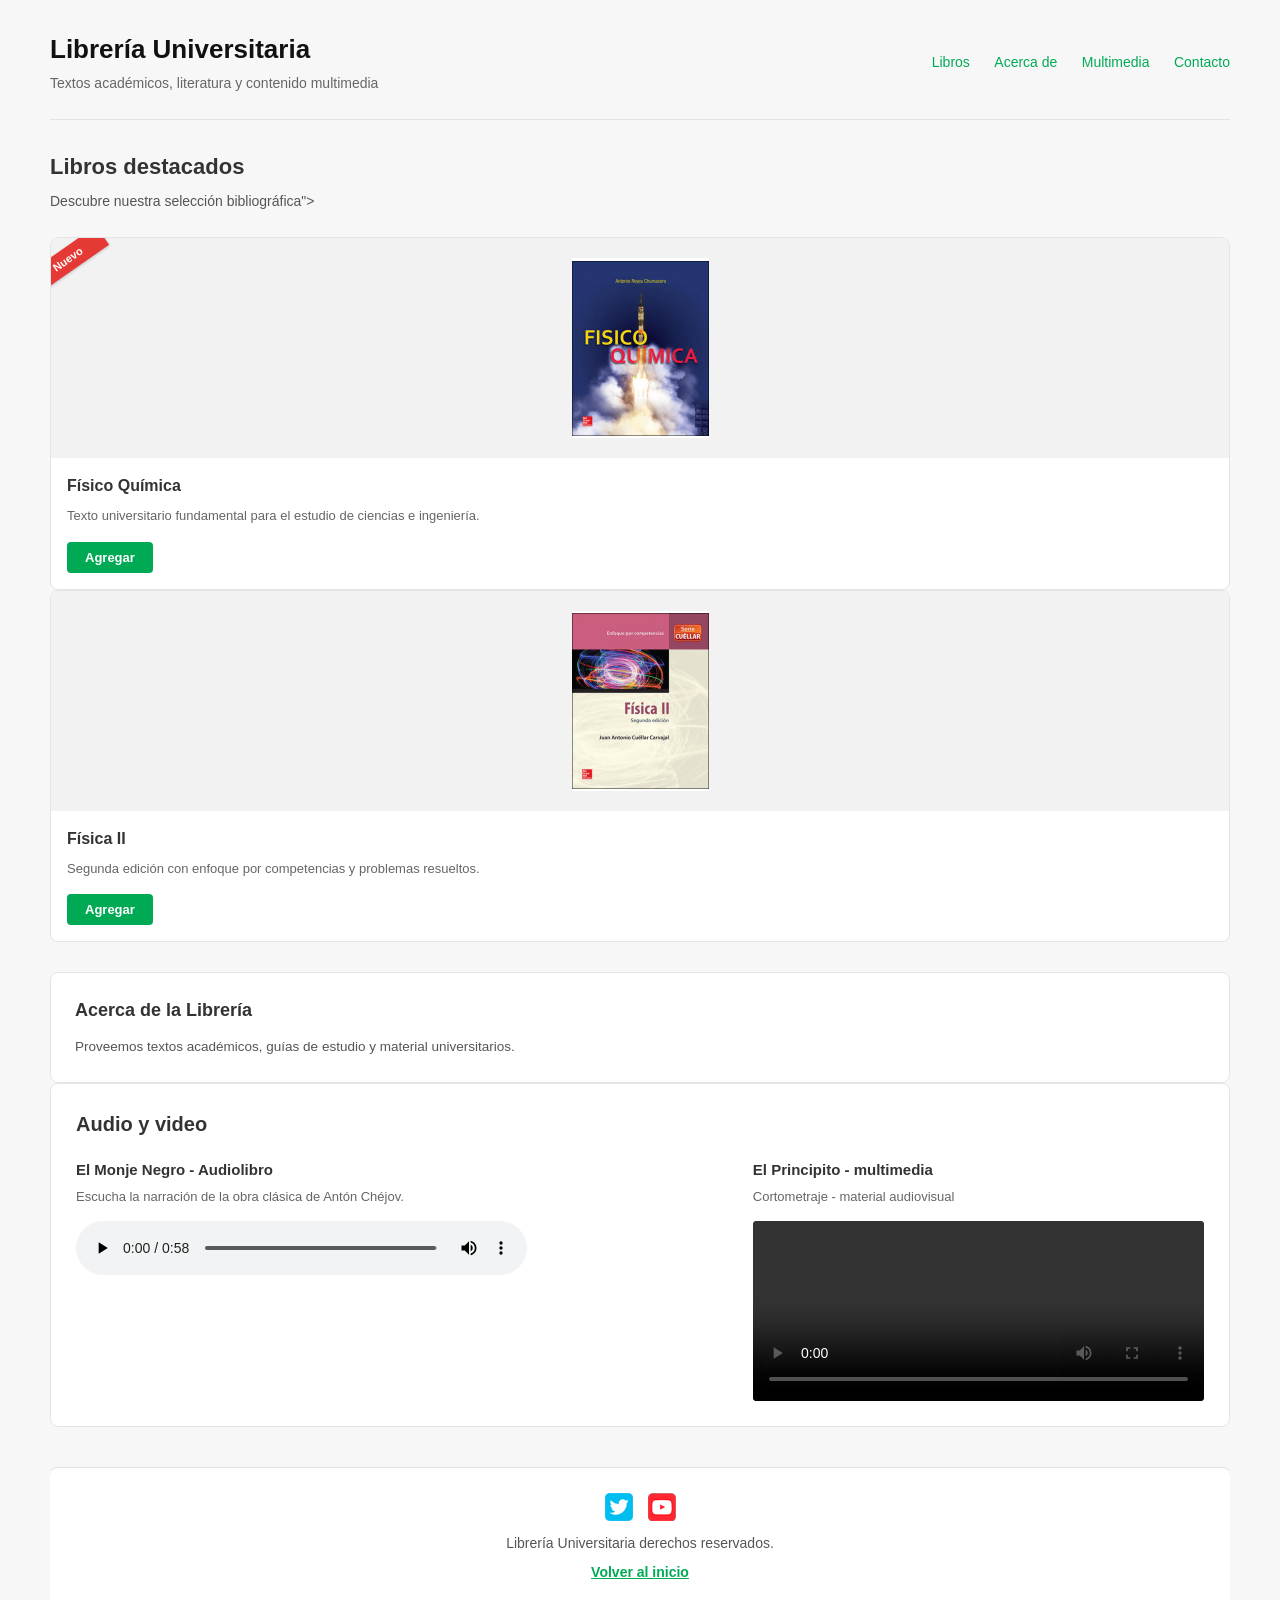
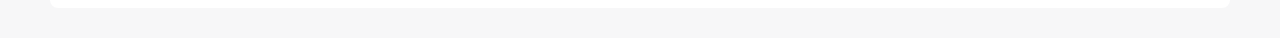
<file: T2_Ramos_Jhonatan/index.html>
<!DOCTYPE html>
<html lang="es">
<head>
  <meta charset="UTF-8">
  <meta name="viewport" content="width=device-width, initial-scale=1.0">
  <title>Librería Universitaria</title>
  <link rel="stylesheet" href="estilosT2.css">
</head>
<body>

    <!-- =======================================================
     ALUMNO: Mireya Garcia
     CURSO: Arquitectura de Entornos Web
     ======================================================= -->
 <!-- ==================== CABECERA ==================== -->
  <header class="cabecera" id="cabecera">
    <div class="cabecera-info">
      <h1>Librería Universitaria</h1>
      <p>Textos académicos, literatura y contenido multimedia</p>
    </div>
    <nav class="cabecera-menu">
      <a href="#libros">Libros</a>
      <a href="#nosotros">Acerca de</a>
      <a href="#multimedia">Multimedia</a>
      <a href="#contacto">Contacto</a>
    </nav>
  </header>


  <div class="contenedor-principal">
    <section class="seccion-productos" id="libros">
      <h2>Libros destacados</h2>
      <p class="descripcion-seccion">Descubre nuestra selección bibliográfica">
        <!--tarjeta 1-->
        <article class="tarjeta">
          <span class="badge-nuevo">Nuevo</span>
          <div class="tarjeta-img-contenedor">
            <img src="imagenes/libro_3.jpg" alt="Libro Físico Química">
          </div>
          <div class="tarjeta-cuerpo">
            <h3>Físico Química</h3>
            <p>Texto universitario fundamental para el estudio de ciencias e ingeniería.</p>
            <button class="btn-verde">Agregar</button>
          </div>
        </article>
        <!--tarjeta 2-->
        <article class="tarjeta">
          <div class="tarjeta-img-contenedor">
            <img src="imagenes/libro_2.jpg" alt="Libro Física II">
          </div>
          <div class="tarjeta-cuerpo">
            <h3>Física II</h3>
            <p>Segunda edición con enfoque por competencias y problemas resueltos.</p>
            <button class="btn-verde">Agregar</button>
          </div>
        </article>
      </div>
    </section>
    <aside class="aside-lateral" id="nosotros">
      <h3>Acerca de la Librería</h3>
      <p>Proveemos textos académicos, guías de estudio y material universitarios.</p>
    </aside>
  </div>

  <section class="seccion-multimedia" id="multimedia">
    <h2>Audio y video</h2>

    <div class="contenedor-multimedia">
      <div class="caja-media">
        <h3>El Monje Negro - Audiolibro</h3>
        <p>Escucha la narración de la obra clásica de Antón Chéjov.</p>
        <audio controls class="reproductor-audio">
          <source src="audios/El_monje_negro.mp3" type="audio/mpeg">
          Tu navegador no soporta el formato de audio.
        </audio>
      </div>

      <div class="caja-media">
        <h3>El Principito - multimedia</h3>
        <p>Cortometraje - material audiovisual</p>
        <div class="video-contenedor">
          <video controls class="reproductor-video">
            <source src="videos/El_principito.mp4" type="video/mp4">
            Tu navegador no soporta el video.
          </video>
        </div>
      </div>
    </div>
  </section>


  <!-- ==================== FOOTER ==================== -->
 <footer class="pie-pagina" id="contacto">
    <!-- Redes sociales-->
    <div class="redes-sociales">
      <a href="https://twitter.com" target="_blank" rel="noopener noreferrer">
        <img src="imagenes/twitter.png" alt="Twitter" class="icono-red">
      </a>
      <a href="https://youtube.com" target="_blank" rel="noopener noreferrer">
        <img src="imagenes/youtube.png" alt="YouTube" class="icono-red">
      </a>
    </div>

    <p>Librería Universitaria derechos reservados.</p>
    <a href="#cabecera" target="_blank" rel="noopener noreferrer" class="link-volver">Volver al inicio</a>
  </footer>

</body>
</html>
</file>
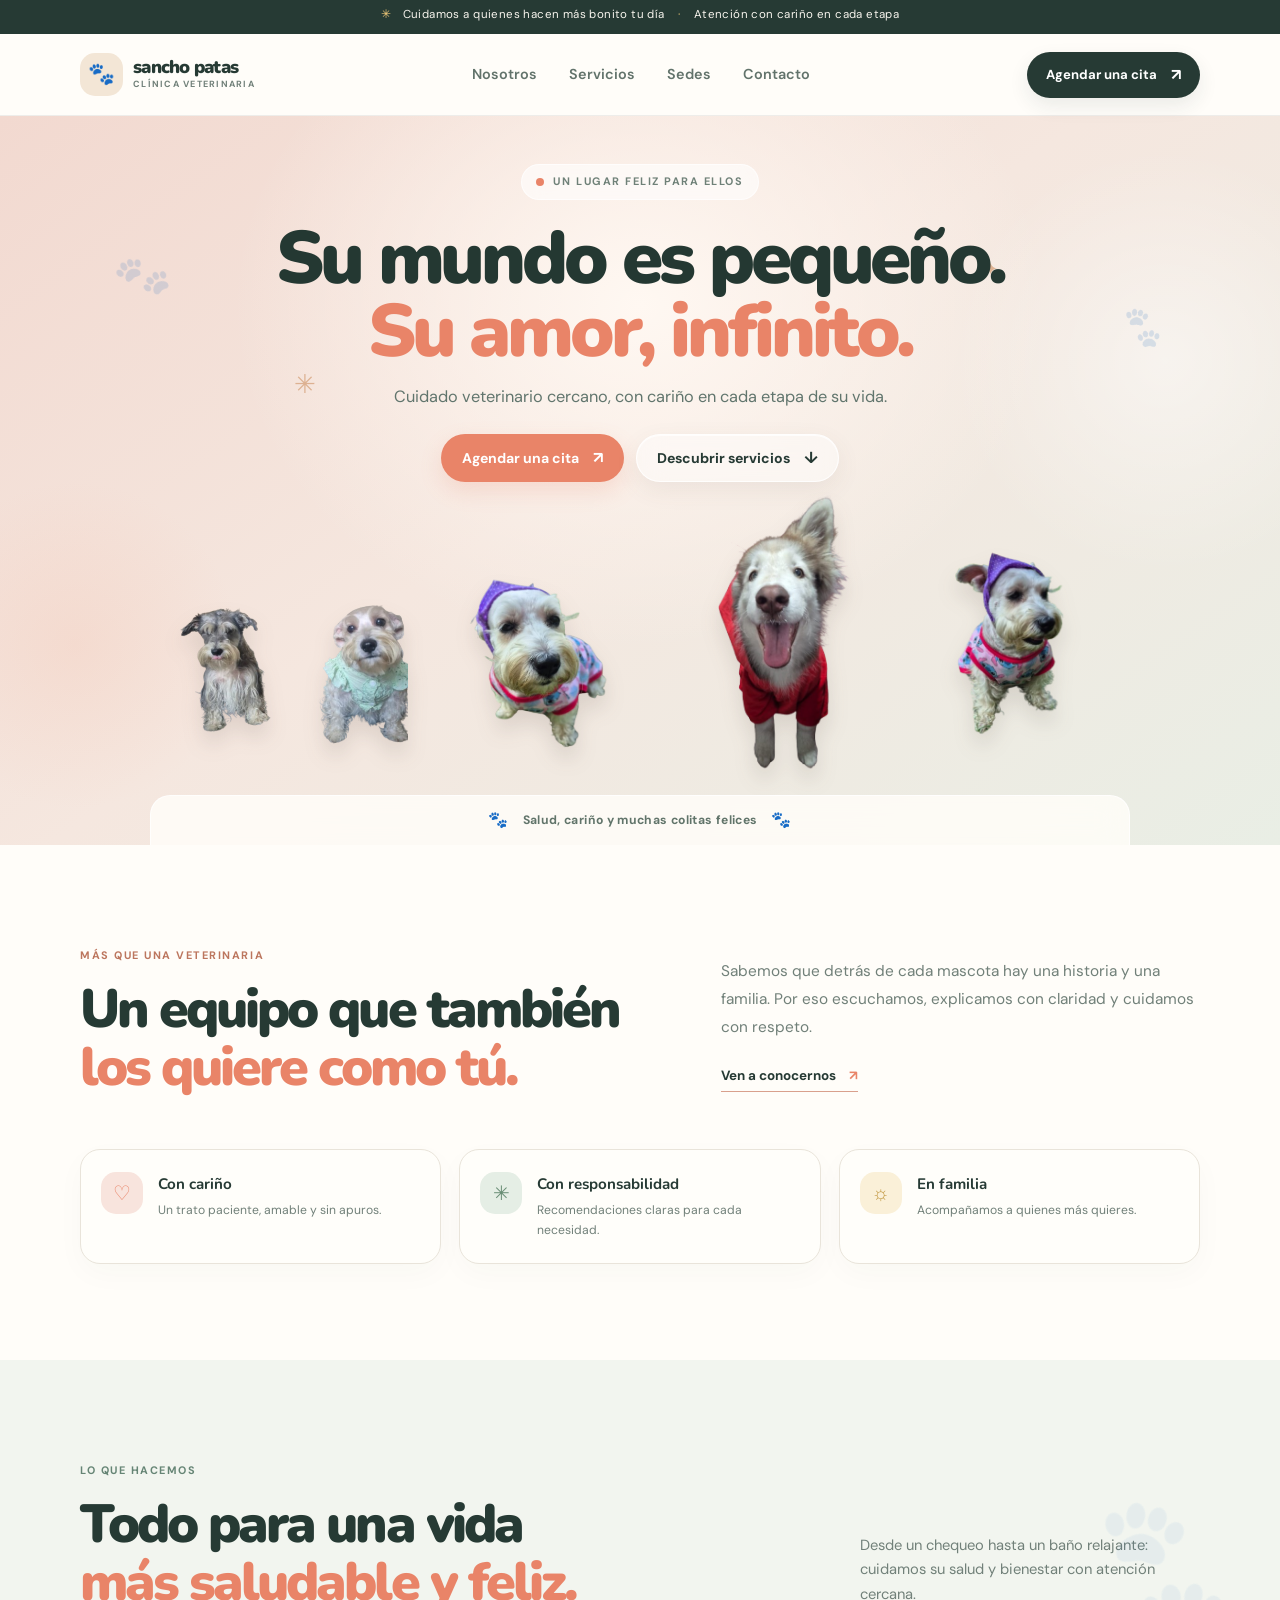
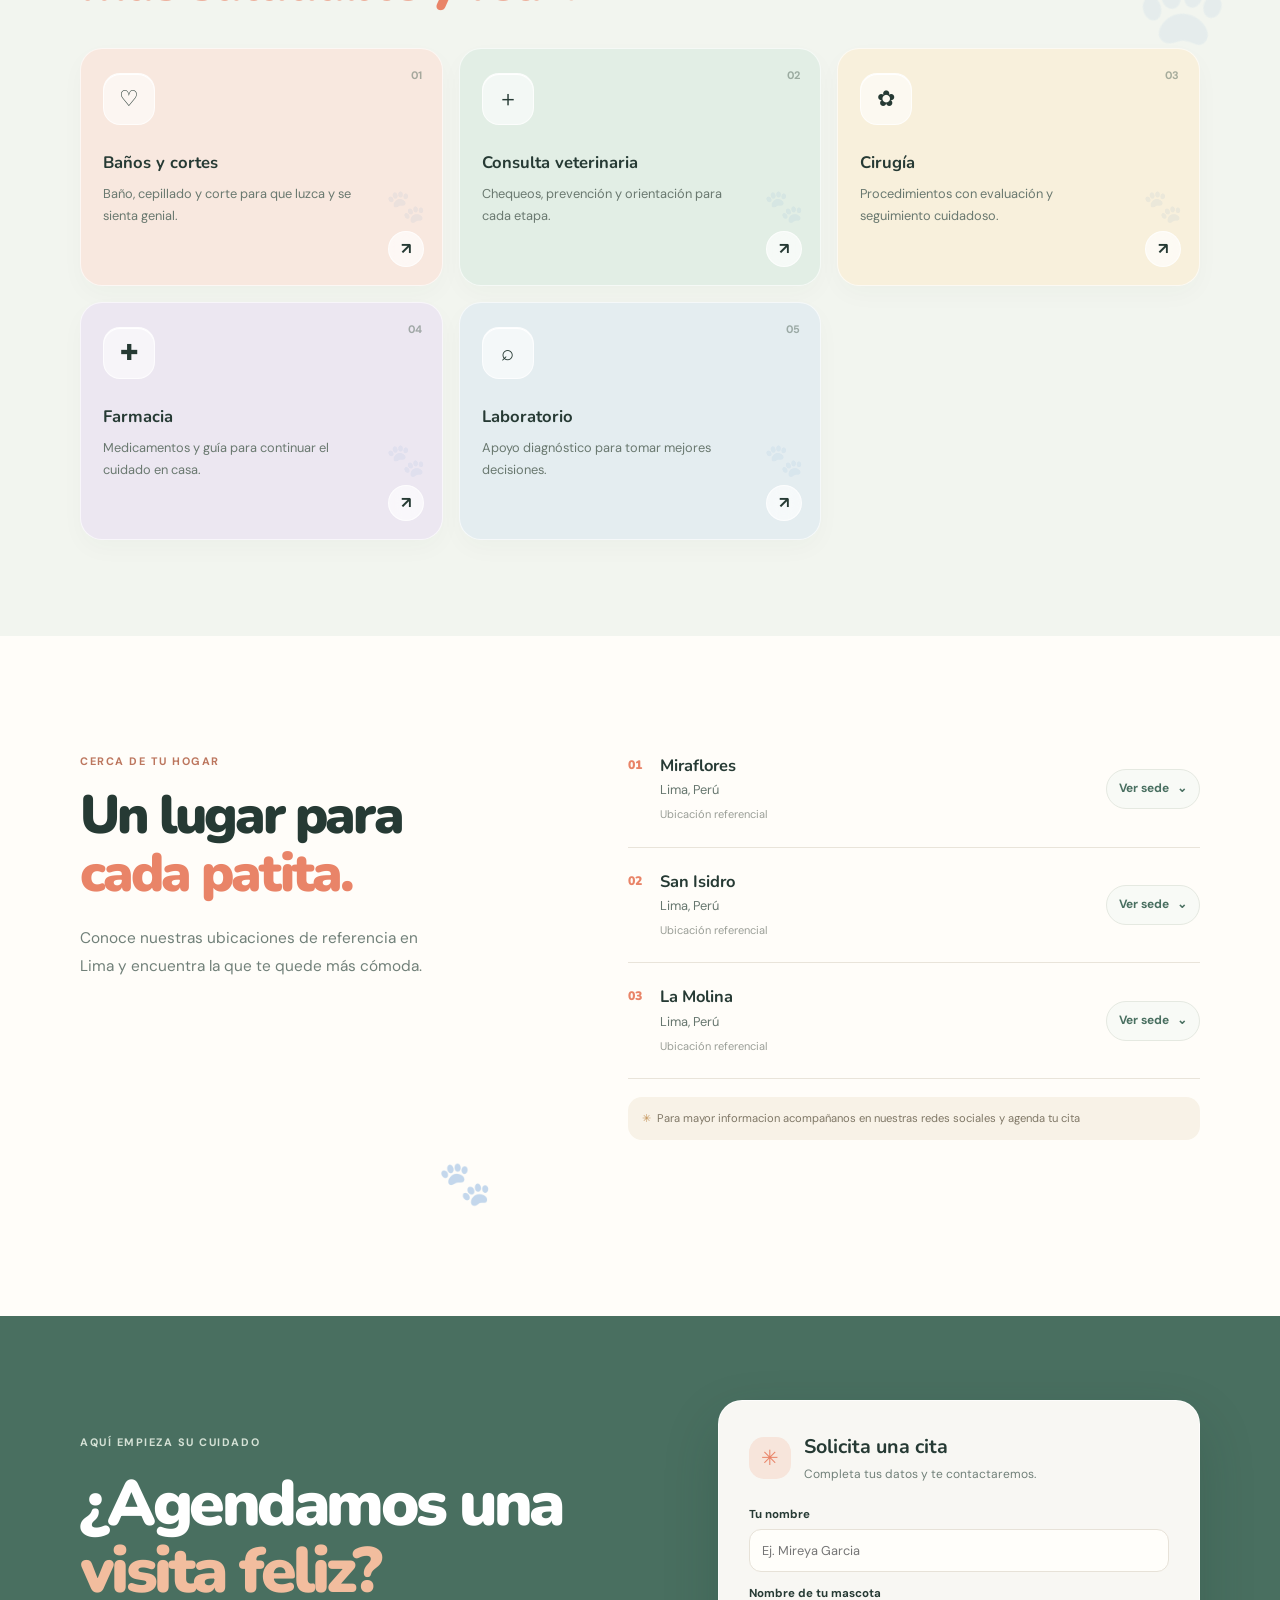
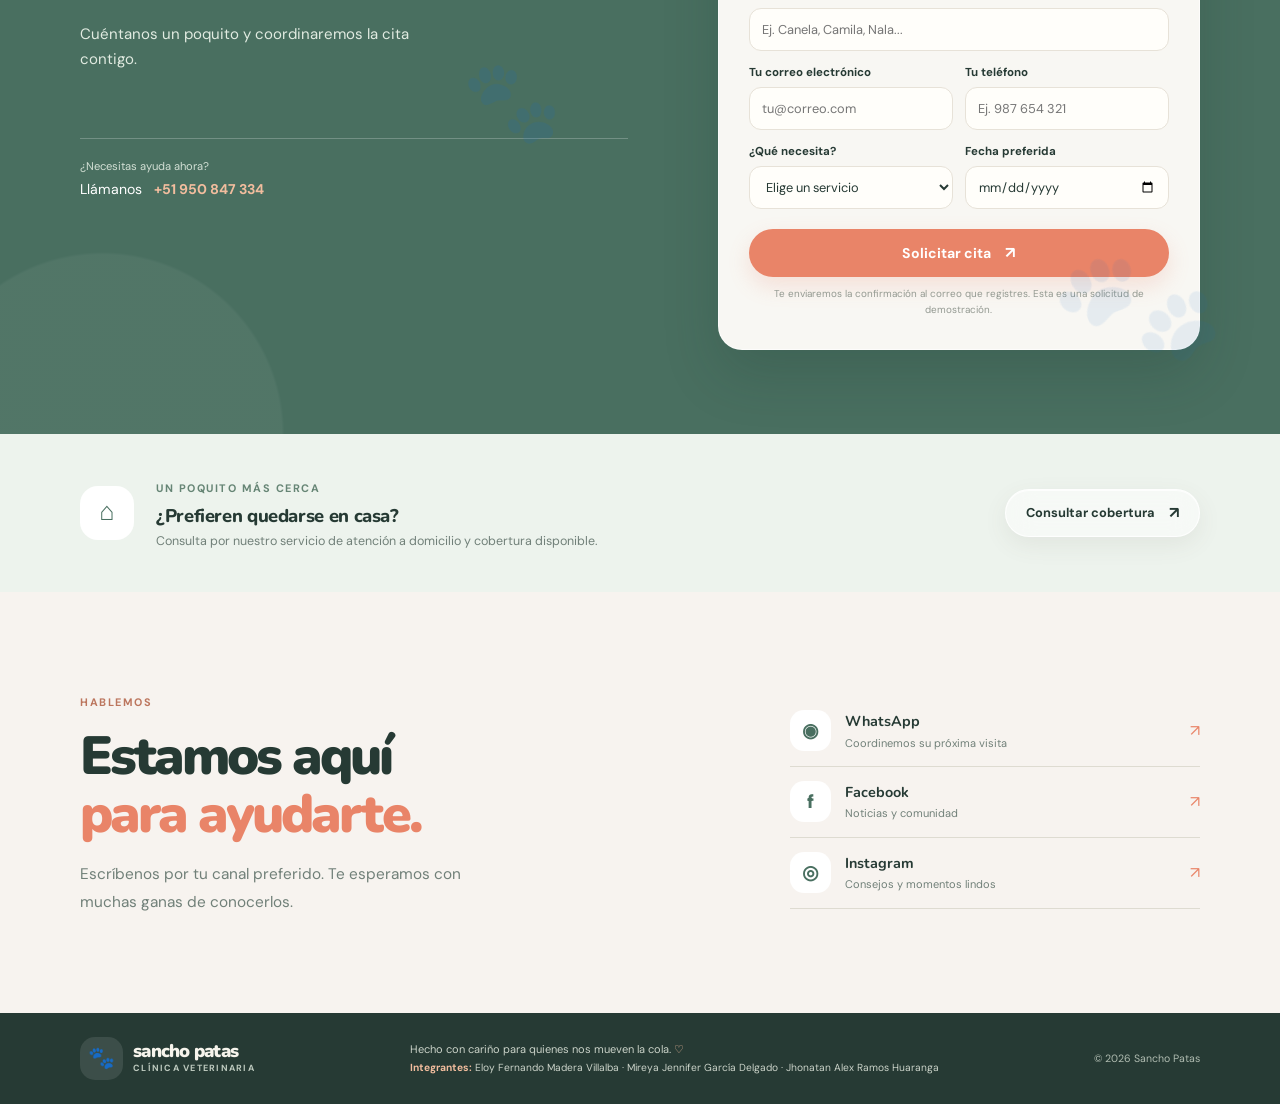
<file: WebSite-ProyectoFinal/index.html>
<!doctype html>
<html lang="es">

<head>
  <meta charset="utf-8">
  <meta name="viewport" content="width=device-width, initial-scale=1">
  <meta name="theme-color" content="#f7f3ef">
  <meta name="description"
    content="Sancho Patas: cuidado veterinario, baños y cortes con cariño para tus compañeros de vida.">
  <title>Sancho Patas | Cuidado veterinario con cariño</title>
  <link rel="preconnect" href="https://fonts.googleapis.com">
  <link rel="preconnect" href="https://fonts.gstatic.com" crossorigin>
  <link
    href="https://fonts.googleapis.com/css2?family=DM+Sans:wght@400;500;600;700&family=Nunito:wght@600;700;800;900&display=swap"
    rel="stylesheet">
  <link rel="stylesheet" href="styles.css">
</head>

<body>
  <div class="topline"><span class="topline-paw" aria-hidden="true">✳</span> Cuidamos a quienes hacen más bonito tu día
    <span class="topline-separator">·</span> Atención con cariño en cada etapa</div>
  <header class="site-header">
    <div class="container nav-wrap">
      <a class="brand" href="#inicio" aria-label="Sancho Patas, inicio"><span class="brand-mark"
          aria-hidden="true">🐾</span><span><strong>sancho patas</strong><small>CLÍNICA VETERINARIA</small></span></a>
      <nav class="nav-links" aria-label="Navegación principal"><a href="#nosotros">Nosotros</a><a
          href="#servicios">Servicios</a><a href="#sedes">Sedes</a><a href="#contacto">Contacto</a></nav>
      <a class="button button-dark nav-cta" href="#agendar">Agendar una cita <span aria-hidden="true">↗</span></a>
    </div>
  </header>
  <main>
    <section class="hero" id="inicio">
      <span class="paw paw-a" aria-hidden="true">🐾</span><span class="paw paw-b" aria-hidden="true">🐾</span><span
        class="paw paw-c" aria-hidden="true">🐾</span><span class="hero-spark spark-a" aria-hidden="true">✳</span><span
        class="hero-spark spark-b" aria-hidden="true">✦</span>
      <div class="container hero-inner">
        <div class="hero-heading">
          <span class="eyebrow"><i></i> UN LUGAR FELIZ PARA ELLOS</span>
          <h1>Su mundo es pequeño.<br><em>Su amor, infinito.</em></h1>
          <p>Cuidado veterinario cercano, con cariño en cada etapa de su vida.</p>
          <div class="hero-actions"><a class="button button-coral" href="#agendar">Agendar una cita <span
                aria-hidden="true">↗</span></a><a class="button button-glass" href="#servicios">Descubrir servicios
              <span aria-hidden="true">↓</span></a></div>
        </div>
        <div class="hero-dogs" aria-label="Pacientes felices de Sancho Patas">
          <div class="hero-dog dog-one"><img src="img/dog2.png" alt="Dos perritos pequeños"></div>
          <div class="hero-dog dog-two"><img src="img/dog1.png" alt="Perrito pequeño con ropa colorida"></div>
          <div class="hero-dog dog-three"><img src="img/dog3.png" alt="Perrito sonriente con suéter rojo"></div>
          <div class="hero-dog dog-four"><img src="img/dog4.png" alt="Perrito con bandana morada"></div>
        </div>
        <div class="hero-dogline"><span aria-hidden="true">🐾</span> Salud, cariño y muchas colitas felices <span
            aria-hidden="true">🐾</span></div>
      </div>
    </section>
    <section class="section intro" id="nosotros">
      <div class="container intro-grid">
        <div><span class="eyebrow eyebrow-coral">MÁS QUE UNA VETERINARIA</span>
          <h2>Un equipo que también<br><em>los quiere como tú.</em></h2>
        </div>
        <div class="intro-copy">
          <p>Sabemos que detrás de cada mascota hay una historia y una familia. Por eso escuchamos, explicamos con
            claridad y cuidamos con respeto.</p><a class="under-link" href="#contacto">Ven a conocernos <span
              aria-hidden="true">↗</span></a>
        </div>
      </div>
      <div class="container values-row">
        <article class="value-card"><span class="value-icon">♡</span>
          <div>
            <h3>Con cariño</h3>
            <p>Un trato paciente, amable y sin apuros.</p>
          </div>
        </article>
        <article class="value-card"><span class="value-icon icon-green">✳</span>
          <div>
            <h3>Con responsabilidad</h3>
            <p>Recomendaciones claras para cada necesidad.</p>
          </div>
        </article>
        <article class="value-card"><span class="value-icon icon-yellow">☼</span>
          <div>
            <h3>En familia</h3>
            <p>Acompañamos a quienes más quieres.</p>
          </div>
        </article>
      </div>
    </section>
    <section class="section services" id="servicios">
      <div class="container">
        <div class="section-heading">
          <div><span class="eyebrow eyebrow-green">LO QUE HACEMOS</span>
            <h2>Todo para una vida<br><em>más saludable y feliz.</em></h2>
          </div>
          <p>Desde un chequeo hasta un baño relajante: cuidamos su salud y bienestar con atención cercana.</p>
        </div>
        <div class="service-grid">
          <article class="service-card service-peach"><span class="service-number">01</span>
            <div class="service-icon" aria-hidden="true">♡</div>
            <h3>Baños y cortes</h3>
            <p>Baño, cepillado y corte para que luzca y se sienta genial.</p><a href="#agendar"
              aria-label="Consultar por baños y cortes">↗</a>
          </article>
          <article class="service-card service-green"><span class="service-number">02</span>
            <div class="service-icon" aria-hidden="true">＋</div>
            <h3>Consulta veterinaria</h3>
            <p>Chequeos, prevención y orientación para cada etapa.</p><a href="#agendar"
              aria-label="Agendar consulta veterinaria">↗</a>
          </article>
          <article class="service-card service-yellow"><span class="service-number">03</span>
            <div class="service-icon" aria-hidden="true">✿</div>
            <h3>Cirugía</h3>
            <p>Procedimientos con evaluación y seguimiento cuidadoso.</p><a href="#agendar"
              aria-label="Consultar por cirugía">↗</a>
          </article>
          <article class="service-card service-lilac"><span class="service-number">04</span>
            <div class="service-icon" aria-hidden="true">✚</div>
            <h3>Farmacia</h3>
            <p>Medicamentos y guía para continuar el cuidado en casa.</p><a href="#agendar"
              aria-label="Consultar por farmacia">↗</a>
          </article>
          <article class="service-card service-blue"><span class="service-number">05</span>
            <div class="service-icon" aria-hidden="true">⌕</div>
            <h3>Laboratorio</h3>
            <p>Apoyo diagnóstico para tomar mejores decisiones.</p><a href="#agendar"
              aria-label="Consultar por laboratorio">↗</a>
          </article>
        </div>
      </div>
    </section>
    <section class="section branches" id="sedes">
      <div class="container branch-layout">
        <div class="branch-intro"><span class="eyebrow eyebrow-coral">CERCA DE TU HOGAR</span>
          <h2>Un lugar para<br><em>cada patita.</em></h2>
          <p>Conoce nuestras ubicaciones de referencia en Lima y encuentra la que te quede más cómoda.</p><span
            class="branch-doodle" aria-hidden="true">🐾</span>
        </div>
        <div class="branch-list">
          <article class="branch-item" id="sede-miraflores"><span class="branch-index">01</span>
            <div>
              <h3>Miraflores</h3>
              <p>Lima, Perú</p><small>Ubicación referencial</small>
            </div>
            <details class="branch-detail">
              <summary>Ver sede <span aria-hidden="true">⌄</span></summary>
              <p>Zona de referencia: distrito de Miraflores.</p>
            </details>
          </article>
          <article class="branch-item" id="sede-san-isidro"><span class="branch-index">02</span>
            <div>
              <h3>San Isidro</h3>
              <p>Lima, Perú</p><small>Ubicación referencial</small>
            </div>
            <details class="branch-detail">
              <summary>Ver sede <span aria-hidden="true">⌄</span></summary>
              <p>Zona de referencia: distrito de San Isidro.</p>
            </details>
          </article>
          <article class="branch-item" id="sede-la-molina"><span class="branch-index">03</span>
            <div>
              <h3>La Molina</h3>
              <p>Lima, Perú</p><small>Ubicación referencial</small>
            </div>
            <details class="branch-detail">
              <summary>Ver sede <span aria-hidden="true">⌄</span></summary>
              <p>Zona de referencia: distrito de La Molina.</p>
            </details>
          </article>
          <div class="branch-demo-note"><span aria-hidden="true">✳</span>Para mayor informacion acompañanos en nuestras redes sociales y agenda tu cita </div>
        </div>
      </div>
    </section>
    <section class="booking" id="agendar">
      <div class="container booking-layout">
        <div class="booking-copy"><span class="eyebrow eyebrow-light">AQUÍ EMPIEZA SU CUIDADO</span>
          <h2>¿Agendamos una<br><em>visita feliz?</em></h2>
          <p>Cuéntanos un poquito y coordinaremos la cita contigo.</p><span class="booking-paw"
            aria-hidden="true">🐾</span>
          <div class="booking-contact"><span>¿Necesitas ayuda ahora?</span><a href="tel:+51950847334">Llámanos <b>+51
                950 847 334</b></a></div>
        </div>
        <form class="booking-form" id="booking-form">
          <div class="form-title"><span aria-hidden="true">✳</span>
            <div>
              <h3>Solicita una cita</h3>
              <p>Completa tus datos y te contactaremos.</p>
            </div>
          </div><label for="owner-name">Tu nombre</label><input id="owner-name" name="owner" autocomplete="name"
            placeholder="Ej. Mireya Garcia" required><label for="pet-name">Nombre de tu mascota</label><input
            id="pet-name" name="pet" autocomplete="off" placeholder="Ej. Canela, Camila, Nala..." required>
          <div class="form-row">
            <div><label for="booking-email">Tu correo electrónico</label><input id="booking-email" name="email"
                type="email" autocomplete="email" placeholder="tu@correo.com" required></div>
            <div><label for="booking-phone">Tu teléfono</label><input id="booking-phone" name="phone" type="tel"
                autocomplete="tel" inputmode="tel" placeholder="Ej. 987 654 321" required></div>
          </div>
          <div class="form-row">
            <div><label for="service">¿Qué necesita?</label><select id="service" name="service" required>
                <option value="" disabled selected>Elige un servicio</option>
                <option>Baños y cortes</option>
                <option>Consulta veterinaria</option>
                <option>Cirugía</option>
                <option>Farmacia</option>
                <option>Laboratorio</option>
                <option>Atención a domicilio</option>
              </select></div>
            <div><label for="datetime">Fecha preferida</label><input id="datetime" name="date" type="date" required>
            </div>
          </div><button class="button button-coral form-submit" type="submit">Solicitar cita <span
              aria-hidden="true">↗</span></button><small class="form-privacy">Te enviaremos la confirmación al correo
            que registres. Esta es una solicitud de demostración.</small>
        </form>
      </div>
    </section>
    <section class="home-care">
      <div class="container home-care-inner"><span class="home-icon" aria-hidden="true">⌂</span>
        <div><span class="eyebrow eyebrow-green">UN POQUITO MÁS CERCA</span>
          <h2>¿Prefieren quedarse en casa?</h2>
          <p>Consulta por nuestro servicio de atención a domicilio y cobertura disponible.</p>
        </div><a class="button button-glass button-outline" href="#contacto">Consultar cobertura <span
            aria-hidden="true">↗</span></a>
      </div>
    </section>
    <section class="contact section" id="contacto">
      <div class="container contact-layout">
        <div><span class="eyebrow eyebrow-coral">HABLEMOS</span>
          <h2>Estamos aquí<br><em>para ayudarte.</em></h2>
          <p>Escríbenos por tu canal preferido. Te esperamos con muchas ganas de conocerlos.</p>
        </div>
        <div class="social-links"><a href="https://wa.me/51950847334" target="_blank" rel="noopener noreferrer"><span
              aria-hidden="true">◉</span>
            <div><b>WhatsApp</b><small>Coordinemos su próxima visita</small></div><i aria-hidden="true">↗</i>
          </a><a href="https://facebook.com" target="_blank" rel="noopener noreferrer"><span aria-hidden="true">f</span>
            <div><b>Facebook</b><small>Noticias y comunidad</small></div><i aria-hidden="true">↗</i>
          </a><a href="https://instagram.com" target="_blank" rel="noopener noreferrer"><span
              aria-hidden="true">◎</span>
            <div><b>Instagram</b><small>Consejos y momentos lindos</small></div><i aria-hidden="true">↗</i>
          </a></div>
      </div>
    </section>
  </main>
  <footer class="footer">
    <div class="container footer-inner"><a class="brand footer-brand" href="#inicio"><span class="brand-mark"
          aria-hidden="true">🐾</span><span><strong>sancho patas</strong><small>CLÍNICA VETERINARIA</small></span></a>
      <p class="footer-note">Hecho con cariño para quienes nos mueven la cola. <span
          class="footer-heart">♡</span><br><span class="team-credit"><strong>Integrantes:</strong> Eloy Fernando Madera Villalba · Mireya Jennifer García Delgado · Jhonatan Alex Ramos
          Huaranga</span></p><small class="copyright">©
        2026 Sancho Patas</small>
    </div>
  </footer>
  <dialog class="ticket-dialog" id="booking-ticket" aria-labelledby="ticket-title">
    <div class="ticket-shell">
      <button class="ticket-close" type="button" aria-label="Cerrar ticket" data-close-ticket>×</button>
      <div class="ticket-top"><span class="ticket-paw" aria-hidden="true">🐾</span><span class="ticket-kicker">SANCHO
          PATAS · SOLICITUD DE CITA</span>
        <h2 id="ticket-title">¡Qué lindo que nos visiten!</h2>
        <p>Recibimos los datos de tu solicitud.</p>
      </div>
      <div class="ticket-status"><span class="status-dot"></span> Pendiente de confirmación</div>
      <div class="ticket-number"><span>REFERENCIA</span><strong id="ticket-reference">SP-DEMO-0000</strong></div>
      <div class="ticket-details">
        <div><span>Tutor/a</span><strong id="ticket-owner">—</strong></div>
        <div><span>Nombre de la mascota</span><strong id="ticket-pet">—</strong></div>
        <div><span>Servicio</span><strong id="ticket-service">—</strong></div>
        <div><span>Fecha solicitada</span><strong id="ticket-date">—</strong></div>
        <div><span>Correo de contacto</span><strong id="ticket-email">—</strong></div>
        <div><span>Teléfono</span><strong id="ticket-phone">—</strong></div>
      </div>
      <div class="ticket-confirmation"><span aria-hidden="true">✉</span>
        <p>La confirmación de la cita se enviaría al correo <strong id="ticket-email-confirm">—</strong> después de que
          el equipo revise la solicitud.</p>
      </div>
      <p class="ticket-demo">Prototipo académico: esta solicitud es ficticia. No se envía un correo ni se reserva una
        cita real.</p>
      <div class="ticket-actions"><button class="button button-dark" type="button"
          data-close-ticket>Entendido</button><button class="button button-glass ticket-print" type="button"
          id="ticket-print">Imprimir ticket</button></div>
    </div>
  </dialog>
  <script>
    const bookingForm = document.querySelector('#booking-form');
    const bookingTicket = document.querySelector('#booking-ticket');
    const ticketFields = {
      owner: document.querySelector('#ticket-owner'),
      pet: document.querySelector('#ticket-pet'),
      service: document.querySelector('#ticket-service'),
      date: document.querySelector('#ticket-date'),
      email: document.querySelector('#ticket-email'),
      emailConfirm: document.querySelector('#ticket-email-confirm'),
      phone: document.querySelector('#ticket-phone'),
      reference: document.querySelector('#ticket-reference')
    };
    bookingForm.addEventListener('submit', (event) => {
      event.preventDefault();
      if (!bookingForm.reportValidity()) return;
      const data = new FormData(bookingForm);
      const requestedDate = new Date(`${data.get('date')}T12:00:00`);
      const reference = `SP-DEMO-${Date.now().toString().slice(-6)}`;
      ticketFields.owner.textContent = data.get('owner');
      ticketFields.pet.textContent = data.get('pet');
      ticketFields.service.textContent = data.get('service');
      ticketFields.date.textContent = new Intl.DateTimeFormat('es-PE', { dateStyle: 'long' }).format(requestedDate);
      ticketFields.email.textContent = data.get('email');
      ticketFields.emailConfirm.textContent = data.get('email');
      ticketFields.phone.textContent = data.get('phone');
      ticketFields.reference.textContent = reference;
      bookingTicket.showModal();
    });
    document.querySelectorAll('[data-close-ticket]').forEach((button) => button.addEventListener('click', () => bookingTicket.close()));
    bookingTicket.addEventListener('click', (event) => { if (event.target === bookingTicket) bookingTicket.close(); });
    document.querySelector('#ticket-print').addEventListener('click', () => window.print());
  </script>
</body>

</html>
</file>
<file: T2_Ramos_Jhonatan/estilosT2.css>
/* ==================== ESTILOS GENERALES ==================== */
* {
  margin: 0;
  padding: 0;
  box-sizing: border-box;
}

body {
  font-family: -apple-system, BlinkMacSystemFont, "Segoe UI", Roboto, Helvetica, Arial, sans-serif;
  color: #333333;
  background-color: #f7f7f8;
  padding: 30px 50px;
  line-height: 1.5;
}

/* ====================  CABECERA ==================== */
.cabecera {
  display: flex;
  justify-content: space-between;
  align-items: center;
  padding-bottom: 25px;
  border-bottom: 1px solid #e2e2e2;
  margin-bottom: 30px;
}

.cabecera-info {
  text-align: left;
}

.cabecera-info h1 {
  font-size: 26px;
  font-weight: 700;
  color: #111111;
  margin-bottom: 4px;
}

.cabecera-info p {
  font-size: 14px;
  color: #666666;
}

.cabecera-menu a {
  color: #00aa55; 
  text-decoration: none;
  margin-left: 20px;
  font-size: 14px;
  font-weight: 500;
}

.cabecera-menu a:hover {
  text-decoration: underline;
}

/* ==================== CONTENEDOR P. ==================== */
.contenedor-principal {
  display: flex;
  justify-content: space-between;
  gap: 30px;
  margin-bottom: 30px;
}

/* ==================== TARJETAS 1 y 2 ==================== */
.seccion-productos {
  flex: 3;
}

.seccion-productos h2 {
  font-size: 22px;
  font-weight: 700;
  margin-bottom: 8px;
}

.descripcion-seccion {
  font-size: 14px;
  color: #555555;
  margin-bottom: 25px;
}

.contenedor-tarjetas {
  display: flex;
  gap: 20px;
}

.tarjeta {
  flex: 1;
  background-color: #ffffff;
  border: 1px solid #e5e5e5;
  border-radius: 8px;
  overflow: hidden;
  position: relative;
  display: flex;
  flex-direction: column;
}


.badge-nuevo {
  position: absolute;
  top: 10px;
  left: -25px;
  background-color: #e53935;
  color: #ffffff;
  font-size: 11px;
  font-weight: bold;
  padding: 3px 25px;
  transform: rotate(-35deg);
  box-shadow: 0 1px 3px rgba(0, 0, 0, 0.2);
  z-index: 2;
}

.tarjeta-img-contenedor {
  width: 100%;
  height: 220px;
  background-color: #f2f2f2;
  display: flex;
  justify-content: center;
  align-items: center;
  overflow: hidden;
}

.tarjeta-img-contenedor img {
  max-width: 100%;
  max-height: 100%;
  object-fit: cover;
}

.tarjeta-cuerpo {
  padding: 16px;
  display: flex;
  flex-direction: column;
  flex-grow: 1;
  text-align: left;
}

.tarjeta-cuerpo h3 {
  font-size: 16px;
  font-weight: 700;
  margin-bottom: 8px;
}

.tarjeta-cuerpo p {
  font-size: 13px;
  color: #666666;
  margin-bottom: 16px;
  flex-grow: 1;
}


.btn-verde {
  background-color: #00aa55; 
  color: #ffffff;
  border: none;
  padding: 8px 18px;
  font-size: 13px;
  font-weight: 600;
  border-radius: 4px;
  cursor: pointer;
  align-self: flex-start;
}

.btn-verde:hover {
  background-color: #008844;
}

.aside-lateral {
  flex: 1.3;
  background-color: #ffffff;
  border: 1px solid #e5e5e5;
  border-radius: 8px;
  padding: 24px;
  align-self: flex-start;
}

.aside-lateral h3 {
  font-size: 18px;
  font-weight: 700;
  margin-bottom: 12px;
}

.aside-lateral p {
  font-size: 13.5px;
  color: #555555;
  line-height: 1.6;
}

/* ==================== MULTIMEDIA ==================== */
.seccion-multimedia {
  background-color: #ffffff;
  border: 1px solid #e5e5e5;
  border-radius: 8px;
  padding: 25px;
  margin-bottom: 30px;
}

.seccion-multimedia h2 {
  font-size: 20px;
  font-weight: 700;
  margin-bottom: 20px;
}

.contenedor-multimedia {
  display: flex;
  justify-content: space-between;
  align-items: flex-start;
}


.caja-media {
  width: 40%;
}

.caja-media h3 {
  font-size: 15px;
  font-weight: 700;
  margin-bottom: 6px;
}

.caja-media p {
  font-size: 13px;
  color: #666666;
  margin-bottom: 14px;
}

.reproductor-audio {
  width: 100%;
}

.video-contenedor {
  width: 100%;
  height: 180px;
  background-color: #000000;
  border-radius: 4px;
  overflow: hidden;
}

.reproductor-video {
  width: 100%;
  height: 100%;
  object-fit: contain;
}

/* ==================== FOOTER ==================== */
.pie-pagina {
  text-align: center;
  padding: 25px 15px;
  margin-top: 40px;
  background-color: #ffffff;
  border-top: 1px solid #e2e2e2;
  border-radius: 8px;
  font-size: 14px;
  color: #555555;
}

.redes-sociales {
  display: flex;
  justify-content: center;
  align-items: center;
  gap: 15px;
  margin-bottom: 12px;
}

.icono-red {
  width: 28px;
  height: 28px;
  transition: transform 0.2s ease;
  vertical-align: middle;
}

.icono-red:hover {
  transform: scale(1.15);
}

.pie-pagina p {
  margin-bottom: 8px;
  font-weight: 500;
}

.link-volver {
  color: #00aa55; 
  text-decoration: underline;
  font-size: 14px;
  font-weight: 600;
}

.link-volver:hover {
  color: #007733;
}
</file>
<file: WebSite-ProyectoFinal/styles.css>
:root {
  --ink: #263a34;
  --muted: #718079;
  --paper: #fffdf9;
  --cream: #f7f3ef;
  --blush: #f1d9d0;
  --coral: #e98468;
  --green: #496f60;
  --sage: #e4eee6;
  --line: #e9e4da;
  --yellow: #f1c979;
  --lilac: #ece6f0;
  --blue: #e4edf0;
  --font-body: 'DM Sans', sans-serif;
  --font-display: 'Nunito', sans-serif;
}

* {
  box-sizing: border-box;
}

html {
  scroll-behavior: smooth;
  scroll-padding-top: 90px;
}

body {
  margin: 0;
  background: var(--paper);
  color: var(--ink);
  font-family: var(--font-body);
  line-height: 1.65;
}

a {
  color: inherit;
}

.container {
  width: min(1120px, calc(100% - 48px));
  margin-inline: auto;
}

.topline {
  min-height: 34px;
  padding: 5px 12px;
  background: var(--ink);
  color: #f8f5ee;
  text-align: center;
  font-size: .72rem;
  letter-spacing: .035em;
}

.topline-paw {
  color: var(--yellow);
  margin-right: 8px;
}

.topline-separator {
  color: var(--yellow);
  padding: 0 10px;
}

.site-header {
  height: 82px;
  background: rgba(255, 253, 249, .9);
  backdrop-filter: blur(18px);
  -webkit-backdrop-filter: blur(18px);
  position: sticky;
  top: 0;
  z-index: 10;
  border-bottom: 1px solid rgba(38, 58, 52, .08);
}

.nav-wrap,
.brand,
.nav-links,
.hero-actions,
.section-heading,
.branch-item,
.home-care-inner,
.contact-layout,
.footer-inner {
  display: flex;
  align-items: center;
}

.nav-wrap {
  height: 100%;
  justify-content: space-between;
}

.brand {
  text-decoration: none;
  gap: 10px;
}

.brand-mark {
  display: grid;
  place-items: center;
  width: 43px;
  height: 43px;
  border-radius: 15px;
  background: #f3e6d6;
  font-size: 1.35rem;
}

.brand strong,
.brand small {
  display: block;
}

.brand strong {
  font-family: var(--font-display);
  font-size: 1.15rem;
  font-weight: 900;
  line-height: 1.1;
  letter-spacing: -.04em;
}

.brand small {
  font-size: .56rem;
  letter-spacing: .14em;
  color: var(--muted);
  font-weight: 700;
}

.nav-links {
  gap: 32px;
}

.nav-links a {
  text-decoration: none;
  color: #62736b;
  font-size: .9rem;
  font-weight: 600;
  transition: color .2s;
}

.nav-links a:hover,
.under-link:hover {
  color: var(--coral);
}

.button {
  display: inline-flex;
  align-items: center;
  justify-content: center;
  gap: 14px;
  min-height: 48px;
  padding: 12px 20px;
  border: 1px solid transparent;
  border-radius: 999px;
  text-decoration: none;
  font: 700 .88rem var(--font-body);
  transition: transform .2s, box-shadow .2s, background .2s;
  cursor: pointer;
}

.button:hover {
  transform: translateY(-2px);
  box-shadow: 0 10px 24px #263a3420;
}

.button:focus-visible,
a:focus-visible,
input:focus-visible,
select:focus-visible {
  outline: 3px solid #e9846870;
  outline-offset: 3px;
}

.button span {
  font-size: 1rem;
}

.button-dark {
  background: var(--ink);
  color: white;
  box-shadow: 0 8px 20px #263a3417;
}

.button-coral {
  background: var(--coral);
  color: white;
  box-shadow: 0 9px 22px #e9846833;
}

.button-glass {
  color: var(--ink);
  background: rgba(255, 255, 255, .46);
  border-color: rgba(255, 255, 255, .8);
  box-shadow: inset 0 1px 0 #ffffffbd, 0 8px 25px #5f514315;
  backdrop-filter: blur(14px);
  -webkit-backdrop-filter: blur(14px);
}

.nav-cta {
  min-height: 46px;
  padding: 10px 18px;
  font-size: .82rem;
}

.hero {
  position: relative;
  overflow: hidden;
  isolation: isolate;
  padding: 48px 0 0;
  background: radial-gradient(ellipse at 50% 26%, #fff8f2 0, transparent 45%), linear-gradient(145deg, #f2d9d0 0%, #f5e7df 47%, #e9eee5 100%);
}

.hero::before,
.hero::after {
  content: '';
  position: absolute;
  z-index: -1;
  border-radius: 50%;
  pointer-events: none;
}

.hero::before {
  width: 430px;
  height: 430px;
  top: 30px;
  right: -100px;
  background: radial-gradient(circle, #ffffff75, #ffffff00 70%);
}

.hero::after {
  width: 330px;
  height: 330px;
  bottom: 35px;
  left: -90px;
  background: radial-gradient(circle, #f5c1ad42, #f5c1ad00 70%);
}

.hero-inner {
  position: relative;
  display: flex;
  flex-direction: column;
  align-items: center;
  text-align: center;
  min-height: 600px;
}

.hero-heading {
  position: relative;
  z-index: 2;
  max-width: 850px;
}

.eyebrow {
  display: inline-flex;
  align-items: center;
  gap: 9px;
  color: #778b7d;
  font-weight: 700;
  font-size: .68rem;
  letter-spacing: .14em;
}

.eyebrow i {
  width: 8px;
  height: 8px;
  border-radius: 50%;
  background: var(--coral);
}

.hero-heading .eyebrow {
  padding: 8px 14px;
  color: #6f8178;
  border: 1px solid #ffffffa8;
  border-radius: 99px;
  background: #fff9;
  backdrop-filter: blur(10px);
}

.hero-heading h1,
h2 {
  font-family: var(--font-display);
  font-weight: 900;
  letter-spacing: -.055em;
}

.hero-heading h1 {
  font-size: clamp(2.75rem, 5.8vw, 5.1rem);
  line-height: .99;
  margin: 22px auto 15px;
  color: #243832;
}

.hero-heading h1 em,
h2 em {
  font-style: normal;
  color: var(--coral);
}

.hero-heading>p {
  max-width: 620px;
  font-size: 1.02rem;
  color: #61756d;
  margin: 0 auto 23px;
}

.hero-actions {
  justify-content: center;
  gap: 12px;
  flex-wrap: wrap;
}

.paw {
  position: absolute;
  z-index: 0;
  color: #78638a;
  opacity: .15;
  user-select: none;
  filter: grayscale(.1);
}

.paw-a {
  top: 17%;
  left: 9%;
  font-size: 2.7rem;
  transform: rotate(-18deg);
}

.paw-b {
  top: 25%;
  right: 9%;
  font-size: 2.2rem;
  transform: rotate(17deg);
}

.paw-c {
  bottom: 19%;
  left: 18%;
  font-size: 1.65rem;
  transform: rotate(22deg);
  opacity: .12;
}

.hero-spark {
  position: absolute;
  color: #d39c72;
  opacity: .7;
}

.spark-a {
  top: 34%;
  left: 23%;
  font-size: 1.6rem;
}

.spark-b {
  top: 19%;
  right: 22%;
  font-size: 1.15rem;
}

.hero-dogs {
  position: relative;
  z-index: 1;
  width: min(950px, 100%);
  height: 305px;
  margin: 8px auto 0;
  display: flex;
  align-items: flex-end;
  justify-content: center;
  gap: 4px;
}

.hero-dog {
  height: 100%;
  display: flex;
  justify-content: center;
  align-items: flex-end;
  position: relative;
  flex: 1;
  min-width: 0;
}

.hero-dog img {
  display: block;
  width: 100%;
  height: 100%;
  object-fit: contain;
  object-position: center bottom;
  filter: drop-shadow(0 12px 10px #493d3522);
  transition: transform .28s;
}

.hero-dog:hover img {
  transform: translateY(-7px) rotate(-1deg);
}

.dog-one {
  flex: 1.03;
}

.dog-one img {
  width: 100%;
}

.dog-two {
  flex: .82;
}

.dog-three {
  flex: 1.08;
}

.dog-four {
  flex: .82;
}

.hero-dogline {
  position: relative;
  z-index: 2;
  width: min(100%, 980px);
  min-height: 50px;
  background: rgba(255, 253, 249, .86);
  border: 1px solid #ffffffc9;
  border-bottom: 0;
  border-radius: 20px 20px 0 0;
  display: flex;
  align-items: center;
  justify-content: center;
  gap: 14px;
  color: #61746a;
  font-size: .76rem;
  font-weight: 700;
  letter-spacing: .03em;
  backdrop-filter: blur(15px);
}

.hero-dogline span {
  color: #9673a1;
  font-size: 1rem;
}

.section {
  padding: 96px 0;
}

h2 {
  font-size: clamp(2.35rem, 4.2vw, 3.45rem);
  line-height: 1.08;
  margin: 14px 0 0;
}

.intro {
  background: var(--paper);
}

.intro-grid {
  display: grid;
  grid-template-columns: 1.1fr .9fr;
  align-items: end;
  gap: 55px;
}

.eyebrow-coral {
  color: #bc765e;
}

.eyebrow-green {
  color: #668575;
}

.intro-copy {
  padding-bottom: 5px;
}

.intro-copy p,
.branch-intro>p,
.contact-layout>div>p {
  color: var(--muted);
  line-height: 1.85;
  font-size: .96rem;
}

.under-link {
  display: inline-block;
  margin-top: 8px;
  border-bottom: 1px solid #d9a08d;
  padding-bottom: 4px;
  font-size: .84rem;
  font-weight: 700;
  text-decoration: none;
}

.under-link span {
  color: var(--coral);
  padding-left: 10px;
}

.values-row {
  display: grid;
  grid-template-columns: repeat(3, 1fr);
  gap: 18px;
  margin-top: 52px;
}

.value-card {
  display: flex;
  gap: 15px;
  padding: 22px 20px;
  border: 1px solid var(--line);
  border-radius: 20px;
  background: #fffefa;
  box-shadow: 0 10px 30px #263a3407;
}

.value-icon {
  flex: none;
  width: 42px;
  height: 42px;
  border-radius: 15px;
  background: #f8e4dd;
  color: var(--coral);
  display: grid;
  place-items: center;
  font-size: 1.25rem;
}

.icon-green {
  background: #e5eee5;
  color: #688d74;
}

.icon-yellow {
  background: #faf0d8;
  color: #c29943;
}

.value-card h3 {
  font-family: var(--font-display);
  font-size: .95rem;
  margin: 0 0 3px;
}

.value-card p {
  font-size: .76rem;
  color: var(--muted);
  margin: 0;
}

.services {
  position: relative;
  overflow: hidden;
  background: #f2f5ef;
}

.services::before {
  content: '🐾';
  position: absolute;
  right: 3%;
  top: 12%;
  opacity: .055;
  font-size: 8rem;
  transform: rotate(20deg);
  pointer-events: none;
}

.section-heading {
  justify-content: space-between;
  gap: 50px;
  margin-bottom: 36px;
  align-items: end;
}

.section-heading>p {
  max-width: 340px;
  color: var(--muted);
  font-size: .92rem;
  margin: 0 0 6px;
}

.service-grid {
  display: grid;
  grid-template-columns: repeat(3, minmax(0, 1fr));
  gap: 16px;
}

.service-card {
  position: relative;
  min-height: 238px;
  padding: 24px 22px;
  border-radius: 22px;
  border: 1px solid #ffffffa6;
  box-shadow: 0 9px 24px #263a3407;
  transition: transform .25s, box-shadow .25s;
}

.service-card:hover {
  transform: translateY(-5px);
  box-shadow: 0 18px 36px #263a3412;
}

.service-peach {
  background: #f8e8df;
}

.service-green {
  background: #e2eee5;
}

.service-yellow {
  background: #f8f0dc;
}

.service-lilac {
  background: #ece7f1;
}

.service-blue {
  background: var(--blue);
}

.service-number {
  position: absolute;
  right: 20px;
  top: 18px;
  font-size: .68rem;
  color: #53675c80;
  font-weight: 700;
}

.service-icon {
  width: 52px;
  height: 52px;
  display: grid;
  place-items: center;
  background: #fff9;
  border: 1px solid #ffffffb3;
  border-radius: 17px;
  font-size: 1.4rem;
  margin-bottom: 24px;
  box-shadow: inset 0 1px 0 #fff;
}

.service-card h3 {
  font-family: var(--font-display);
  font-size: 1.04rem;
  margin: 0 0 7px;
}

.service-card p {
  font-size: .8rem;
  color: #69786f;
  line-height: 1.65;
  margin: 0;
  max-width: 250px;
}

.service-card>a {
  position: absolute;
  bottom: 18px;
  right: 18px;
  width: 36px;
  height: 36px;
  border: 1px solid #ffffffb3;
  border-radius: 50%;
  display: grid;
  place-items: center;
  background: #ffffffad;
  text-decoration: none;
  font-weight: 700;
  transition: transform .2s, background .2s;
  backdrop-filter: blur(8px);
}

.service-card>a:hover {
  transform: rotate(45deg);
  background: white;
}

.branches {
  background: var(--paper);
}

.branch-layout {
  display: grid;
  grid-template-columns: .9fr 1.1fr;
  gap: 80px;
}

.branch-intro {
  position: relative;
  padding: 15px 0;
}

.branch-intro>p {
  max-width: 350px;
  margin: 20px 0 24px;
}

.branch-intro .button {
  font-size: .82rem;
}

.branch-doodle {
  font-size: 2.7rem;
  opacity: .25;
  position: absolute;
  bottom: 0;
  right: 12%;
}

.branch-list {
  position: relative;
  padding-bottom: 80px;
}

.branch-item {
  gap: 18px;
  border-bottom: 1px solid var(--line);
  padding: 20px 0;
}

.branch-index {
  align-self: flex-start;
  padding-top: 3px;
  font-family: var(--font-display);
  font-size: .77rem;
  font-weight: 900;
  color: var(--coral);
}

.branch-item>div {
  flex: 1;
}

.branch-item h3 {
  font-family: var(--font-display);
  font-size: 1.03rem;
  margin: 0;
}

.branch-item p {
  margin: 0;
  color: #66766e;
  font-size: .8rem;
}

.branch-item small {
  font-size: .69rem;
  color: #9a9e97;
}

.branch-item>a {
  width: 34px;
  height: 34px;
  border: 1px solid var(--line);
  border-radius: 50%;
  display: grid;
  place-items: center;
  text-decoration: none;
}

.branch-photo {
  position: absolute;
  right: 0;
  bottom: -4px;
  width: 230px;
  height: 115px;
  background: #f4e9db;
  border-radius: 60px 60px 18px 18px;
  overflow: hidden;
  display: flex;
  align-items: end;
  justify-content: center;
}

.branch-photo img {
  height: 120%;
  width: 46%;
  object-fit: contain;
  object-position: bottom;
}

.branch-photo p {
  font-family: var(--font-display);
  font-size: .72rem;
  font-weight: 800;
  line-height: 1.3;
  align-self: center;
  margin: 0 12px 0 0;
}

.branch-photo>span {
  position: absolute;
  right: 14px;
  top: 11px;
  color: var(--coral);
}

.booking {
  position: relative;
  overflow: hidden;
  background: radial-gradient(circle at 8% 100%, #ffffff0c 0 13%, transparent 13.2%), var(--green);
  color: #fff;
  padding: 84px 0;
}

.booking::after {
  content: '🐾';
  position: absolute;
  right: 5%;
  bottom: 3%;
  color: #fff;
  opacity: .08;
  font-size: 8rem;
  transform: rotate(-20deg);
  pointer-events: none;
}

.booking-layout {
  display: grid;
  grid-template-columns: 1fr .88fr;
  gap: 90px;
  align-items: center;
}

.eyebrow-light {
  color: #d4e1d5;
}

.booking-copy {
  position: relative;
  align-self: stretch;
  padding-top: 28px;
}

.booking-copy h2 {
  font-size: clamp(2.8rem, 5vw, 4rem);
  line-height: 1.05;
  margin: 17px 0;
}

.booking-copy h2 em {
  color: #f2bd9e;
}

.booking-copy>p {
  color: #e1ebe1;
  font-size: .94rem;
  max-width: 350px;
}

.booking-paw {
  font-size: 5rem;
  opacity: .15;
  position: absolute;
  right: 12%;
  top: 43%;
}

.booking-contact {
  margin-top: 66px;
  border-top: 1px solid #ffffff3b;
  padding-top: 18px;
}

.booking-contact span,
.booking-contact a {
  display: block;
}

.booking-contact span {
  font-size: .7rem;
  color: #d3e0d5;
}

.booking-contact a {
  text-decoration: none;
  font-size: .88rem;
  margin-top: 3px;
}

.booking-contact b {
  margin-left: 8px;
  color: #f2bd9e;
}

.booking-form {
  background: rgba(255, 253, 249, .96);
  color: var(--ink);
  padding: 30px;
  border: 1px solid #ffffffb3;
  border-radius: 24px;
  box-shadow: 0 24px 55px #1b352b33;
}

.form-title {
  display: flex;
  align-items: center;
  gap: 13px;
  margin-bottom: 20px;
}

.form-title>span {
  width: 42px;
  height: 42px;
  border-radius: 15px;
  background: #f7e5db;
  display: grid;
  place-items: center;
  color: var(--coral);
  font-size: 1.3rem;
}

.form-title h3 {
  font-family: var(--font-display);
  font-size: 1.23rem;
  margin: 0;
}

.form-title p {
  font-size: .75rem;
  color: var(--muted);
  margin: 2px 0 0;
}

.booking-form label {
  display: block;
  font-size: .72rem;
  font-weight: 700;
  margin: 12px 0 5px;
}

.booking-form input,
.booking-form select {
  width: 100%;
  height: 43px;
  border: 1px solid #e7e2d8;
  background: #fffefa;
  border-radius: 12px;
  padding: 0 12px;
  font: 400 .8rem var(--font-body);
  color: var(--ink);
  outline: none;
}

.booking-form input:focus,
.booking-form select:focus {
  border-color: #8da494;
  box-shadow: 0 0 0 3px #8da49422;
}

.form-row {
  display: grid;
  grid-template-columns: 1fr 1fr;
  gap: 12px;
}

.form-submit {
  width: 100%;
  margin-top: 20px;
}

.form-privacy {
  display: block;
  text-align: center;
  color: #939991;
  font-size: .62rem;
  margin-top: 9px;
}

.home-care {
  padding: 40px 0;
  background: #edf3ed;
}

.home-care-inner {
  gap: 22px;
}

.home-icon {
  width: 54px;
  height: 54px;
  border-radius: 18px;
  background: white;
  display: grid;
  place-items: center;
  font-size: 1.6rem;
  color: var(--green);
  flex: none;
}

.home-care-inner>div {
  flex: 1;
}

.home-care h2 {
  font: 800 1.15rem var(--font-display);
  letter-spacing: -.02em;
  margin: 3px 0;
}

.home-care p {
  font-size: .78rem;
  color: var(--muted);
  margin: 0;
}

.button-outline {
  border-color: #ffffffd1;
  background: #ffffff80;
  color: var(--ink);
  font-size: .8rem;
}

.contact {
  background: var(--cream);
}

.contact-layout {
  justify-content: space-between;
  gap: 60px;
}

.contact-layout>div:first-child {
  max-width: 480px;
}

.contact-layout>div>p {
  max-width: 390px;
  margin: 16px 0 0;
}

.social-links {
  width: min(410px, 100%);
}

.social-links>a {
  display: flex;
  align-items: center;
  gap: 14px;
  text-decoration: none;
  padding: 14px 0;
  border-bottom: 1px solid #dedbd1;
}

.social-links>a>span {
  width: 41px;
  height: 41px;
  background: #fff;
  border-radius: 14px;
  display: grid;
  place-items: center;
  color: var(--green);
  font-size: 1.2rem;
  font-weight: 900;
}

.social-links>a>div {
  flex: 1;
}

.social-links b,
.social-links small {
  display: block;
}

.social-links b {
  font-family: var(--font-display);
  font-size: .9rem;
}

.social-links small {
  font-size: .69rem;
  color: var(--muted);
}

.social-links i {
  font-style: normal;
  color: var(--coral);
}

.footer {
  background: var(--ink);
  color: #f6f4ec;
  padding: 24px 0;
}

.footer-inner {
  justify-content: space-between;
  gap: 20px;
}

.footer-brand .brand-mark {
  background: #ffffff1a;
}

.footer-brand small {
  color: #bdc9be;
}

.footer-note {
  margin: 0;
  font-size: .69rem;
  color: #cbd3c9;
}

.footer-heart,
.team-credit strong {
  color: #f2bd9e;
}

.team-credit {
  color: #cbd3c9;
  font-size: .64rem;
}

.copyright {
  font-size: .66rem;
  color: #b1bdb2;
}

@media (max-width: 900px) {
  .nav-links {
    gap: 17px;
  }

  .nav-links a {
    font-size: .82rem;
  }

  .service-grid {
    grid-template-columns: repeat(2, minmax(0, 1fr));
  }

  .branch-layout {
    gap: 45px;
  }

  .booking-layout {
    gap: 42px;
  }

  .section {
    padding: 78px 0;
  }

  .hero-inner {
    min-height: 560px;
  }

  .hero-dogs {
    height: 280px;
  }
}

@media (max-width: 650px) {
  .container {
    width: min(100% - 34px, 500px);
  }

  .topline {
    font-size: .61rem;
    min-height: 32px;
  }

  .topline-separator {
    padding: 0 4px;
  }

  .site-header {
    height: 70px;
  }

  .brand-mark {
    width: 39px;
    height: 39px;
  }

  .brand strong {
    font-size: 1.02rem;
  }

  .nav-links {
    display: none;
  }

  .nav-cta {
    min-height: 40px;
    font-size: .72rem;
    padding: 8px 13px;
    gap: 8px;
  }

  .hero {
    padding-top: 38px;
  }

  .hero-inner {
    min-height: 0;
  }

  .hero-heading h1 {
    font-size: clamp(2.35rem, 10vw, 3.45rem);
    line-height: 1.02;
    margin: 17px auto 12px;
  }

  .hero-heading>p {
    font-size: .88rem;
    max-width: 340px;
  }

  .hero-actions {
    gap: 9px;
  }

  .hero-actions .button {
    min-height: 44px;
    padding: 10px 14px;
    font-size: .75rem;
  }

  .hero-dogs {
    height: 235px;
    margin-top: 19px;
    gap: 0;
  }

  .dog-one {
    flex: 1.05;
  }

  .dog-two {
    flex: .68;
  }

  .dog-three {
    flex: .92;
  }

  .dog-four {
    flex: .68;
  }

  .hero-dogline {
    min-height: 43px;
    font-size: .63rem;
    gap: 8px;
  }

  .hero-dogline span {
    font-size: .82rem;
  }

  .paw-a {
    top: 13%;
    left: 2%;
    font-size: 1.8rem;
  }

  .paw-b {
    top: 28%;
    right: 3%;
    font-size: 1.55rem;
  }

  .paw-c {
    left: 4%;
    bottom: 17%;
    font-size: 1.3rem;
  }

  .spark-a {
    left: 5%;
    top: 45%;
  }

  .spark-b {
    right: 5%;
    top: 18%;
  }

  .section {
    padding: 64px 0;
  }

  .intro-grid,
  .branch-layout,
  .booking-layout {
    grid-template-columns: 1fr;
    gap: 23px;
  }

  .section h2,
  .branch-intro h2,
  .contact h2 {
    font-size: 2.45rem;
  }

  .intro-copy p {
    font-size: .87rem;
  }

  .values-row {
    grid-template-columns: 1fr;
    gap: 10px;
    margin-top: 30px;
  }

  .value-card {
    padding: 16px;
  }

  .section-heading {
    display: block;
  }

  .section-heading>p {
    margin-top: 15px;
    font-size: .85rem;
  }

  .service-grid {
    grid-template-columns: 1fr;
    gap: 12px;
  }

  .service-card {
    min-height: 205px;
    padding: 20px;
  }

  .service-card h3 {
    font-size: .98rem;
  }

  .service-card p {
    font-size: .76rem;
  }

  .service-number {
    right: 16px;
    top: 15px;
  }

  .service-icon {
    margin-bottom: 18px;
  }

  .branch-layout {
    gap: 30px;
  }

  .branch-intro {
    padding: 0;
  }

  .branch-intro>p {
    font-size: .85rem;
  }

  .branch-doodle {
    right: 8%;
    bottom: 15px;
  }

  .branch-list {
    padding-bottom: 75px;
  }

  .booking {
    padding: 58px 0;
  }

  .booking-copy {
    padding-top: 0;
  }

  .booking-copy h2 {
    font-size: 2.85rem;
  }

  .booking-paw {
    right: 4%;
    top: 12%;
    font-size: 4rem;
  }

  .booking-contact {
    margin-top: 28px;
  }

  .booking-form {
    padding: 22px 18px;
  }

  .home-care-inner {
    align-items: flex-start;
    flex-wrap: wrap;
    gap: 14px;
  }

  .home-icon {
    width: 44px;
    height: 44px;
  }

  .home-care-inner>div {
    width: calc(100% - 60px);
    flex: 1;
  }

  .home-care h2 {
    font-size: 1rem;
  }

  .home-care p {
    font-size: .72rem;
  }

  .home-care .button {
    margin-left: 58px;
  }

  .contact-layout {
    display: block;
  }

  .social-links {
    margin-top: 28px;
  }

  .footer-inner {
    flex-wrap: wrap;
  }

  .footer-note {
    order: 3;
    width: 100%;
  }

  .copyright {
    margin-left: auto;
  }
}

@media (prefers-reduced-motion: reduce) {
  html {
    scroll-behavior: auto;
  }

  *,
  *::before,
  *::after {
    transition: none !important;
  }
}

/* Sedes referenciales con detalles desplegables */
.branch-item {
  flex-wrap: wrap;
  align-items: center;
}

.branch-item>div {
  min-width: 145px;
}

.branch-detail {
  margin-left: auto;
}

.branch-detail summary {
  list-style: none;
  cursor: pointer;
  display: flex;
  align-items: center;
  gap: 8px;
  color: var(--green);
  font-size: .75rem;
  font-weight: 700;
  padding: 9px 12px;
  border: 1px solid #e5e9e1;
  background: #f8faf6;
  border-radius: 999px;
  transition: background .2s, transform .2s;
}

.branch-detail summary::-webkit-details-marker {
  display: none;
}

.branch-detail summary:hover {
  background: #eef4ed;
  transform: translateY(-1px);
}

.branch-detail[open] summary span {
  transform: rotate(180deg);
}

.branch-detail summary span {
  transition: transform .2s;
}

.branch-detail>p {
  flex-basis: 100%;
  max-width: 270px;
  margin: 10px 0 0 auto;
  padding: 12px 14px;
  border-radius: 14px;
  background: #f3f5f0;
  color: var(--muted);
  font-size: .72rem;
  line-height: 1.6;
}

.branch-demo-note {
  margin-top: 18px;
  padding: 12px 14px;
  border-radius: 14px;
  background: #f8f2e7;
  color: #7f7766;
  font-size: .7rem;
}

.branch-demo-note span {
  color: #c4955b;
  padding-right: 6px;
}

.branch-item:target {
  scroll-margin-top: 105px;
  background: #f8f3ee;
  border-radius: 14px;
  padding-inline: 12px;
}

.service-card::after {
  content: '🐾';
  position: absolute;
  right: 16px;
  bottom: 52px;
  color: #263a34;
  opacity: .055;
  font-size: 2rem;
  pointer-events: none;
}

/* Ticket de solicitud de cita: presentación visual, sin envío real */
.ticket-dialog {
  width: min(570px, calc(100% - 28px));
  max-width: none;
  max-height: min(92vh, 850px);
  padding: 0;
  border: 0;
  border-radius: 28px;
  overflow: auto;
  color: var(--ink);
  background: transparent;
  box-shadow: 0 28px 90px #10251c40;
}

.ticket-dialog::backdrop {
  background: #1b302ab3;
  backdrop-filter: blur(7px);
  -webkit-backdrop-filter: blur(7px);
}

.ticket-shell {
  position: relative;
  overflow: hidden;
  padding: 30px;
  border: 1px solid #ffffffb8;
  border-radius: 28px;
  background: var(--paper);
}

.ticket-close {
  position: absolute;
  z-index: 2;
  top: 16px;
  right: 17px;
  width: 34px;
  height: 34px;
  border: 1px solid #263a3418;
  border-radius: 50%;
  color: var(--muted);
  background: #ffffffa8;
  font-size: 1.4rem;
  cursor: pointer;
}

.ticket-top {
  position: relative;
  isolation: isolate;
  margin: -30px -30px 17px;
  padding: 31px 30px 23px;
  background: radial-gradient(circle at 93% 20%, #fff9 0 13%, transparent 13.3%), linear-gradient(135deg, #f6e4dc, #f2eee5 70%, #e5eee6);
}

.ticket-top::after {
  content: '🐾';
  position: absolute;
  z-index: -1;
  right: 28px;
  bottom: -4px;
  font-size: 5rem;
  color: #8d6e8f;
  opacity: .1;
  transform: rotate(15deg);
}

.ticket-paw {
  display: inline-grid;
  place-items: center;
  width: 43px;
  height: 43px;
  border-radius: 15px;
  background: #fff9;
  font-size: 1.35rem;
}

.ticket-kicker,
.ticket-number span,
.ticket-details span {
  display: block;
  color: #75847b;
  font-size: .62rem;
  font-weight: 800;
  letter-spacing: .11em;
}

.ticket-kicker {
  margin-top: 15px;
}

.ticket-top h2 {
  max-width: 430px;
  margin: 5px 0 2px;
  font-size: clamp(1.65rem, 5vw, 2.1rem);
  letter-spacing: -.04em;
}

.ticket-top>p {
  margin: 0;
  color: var(--muted);
  font-size: .83rem;
}

.ticket-status {
  display: inline-flex;
  align-items: center;
  gap: 8px;
  padding: 7px 11px;
  border-radius: 999px;
  background: #edf3e9;
  color: #54725b;
  font-size: .68rem;
  font-weight: 700;
}

.status-dot {
  width: 7px;
  height: 7px;
  border-radius: 50%;
  background: #c99b50;
  box-shadow: 0 0 0 3px #c99b5026;
}

.ticket-number {
  display: flex;
  justify-content: space-between;
  align-items: center;
  margin: 16px 0 0;
  padding-bottom: 14px;
  border-bottom: 1px dashed #d8d7cf;
}

.ticket-number strong {
  font: 800 .78rem var(--font-display);
  letter-spacing: .08em;
  color: #a66d5a;
}

.ticket-details {
  display: grid;
  grid-template-columns: 1fr 1fr;
  gap: 17px 20px;
  padding: 17px 0;
}

.ticket-details>div {
  min-width: 0;
}

.ticket-details span {
  margin-bottom: 3px;
  font-size: .58rem;
}

.ticket-details strong {
  display: block;
  overflow-wrap: anywhere;
  color: var(--ink);
  font-size: .79rem;
  font-weight: 700;
}

.ticket-confirmation {
  display: flex;
  gap: 11px;
  align-items: flex-start;
  padding: 13px 14px;
  border: 1px solid #e4ece2;
  border-radius: 16px;
  background: #f1f6ef;
}

.ticket-confirmation>span {
  flex: none;
  display: grid;
  place-items: center;
  width: 31px;
  height: 31px;
  border-radius: 11px;
  background: white;
  color: var(--green);
}

.ticket-confirmation p {
  margin: 0;
  color: #5d6f64;
  font-size: .72rem;
  line-height: 1.55;
}

.ticket-confirmation strong {
  color: var(--ink);
  overflow-wrap: anywhere;
}

.ticket-demo {
  margin: 12px 0 0;
  color: #8b8d84;
  font-size: .64rem;
  line-height: 1.5;
}

.ticket-actions {
  display: flex;
  justify-content: flex-end;
  flex-wrap: wrap;
  gap: 9px;
  margin-top: 18px;
}

.ticket-actions .button {
  min-height: 42px;
  padding: 10px 16px;
  font-size: .77rem;
}

.ticket-print {
  border-color: #e5e5dc;
}

@media (max-width: 650px) {
  .branch-item {
    gap: 10px;
  }

  .branch-item>div {
    min-width: 125px;
  }

  .branch-detail {
    margin-left: 43px;
  }

  .branch-detail>p {
    margin-left: 0;
  }

  .ticket-shell {
    padding: 22px 19px;
  }

  .ticket-top {
    margin: -22px -19px 15px;
    padding: 24px 19px 20px;
  }

  .ticket-top::after {
    right: 15px;
    font-size: 4.2rem;
  }

  .ticket-details {
    gap: 14px 12px;
  }

  .ticket-details strong {
    font-size: .72rem;
  }

  .ticket-actions {
    justify-content: stretch;
  }

  .ticket-actions .button {
    flex: 1;
  }
}

@media print {
  body * {
    visibility: hidden !important;
  }

  .ticket-dialog[open],
  .ticket-dialog[open] * {
    visibility: visible !important;
  }

  .ticket-dialog[open] {
    position: fixed;
    inset: 0;
    width: 100%;
    max-width: none;
    max-height: none;
    box-shadow: none;
    overflow: visible;
  }

  .ticket-dialog::backdrop {
    background: white;
  }

  .ticket-shell {
    border: 1px solid #bbb;
    box-shadow: none;
  }

  .ticket-close,
  .ticket-actions,
  .ticket-demo {
    display: none !important;
  }
}
</file>
